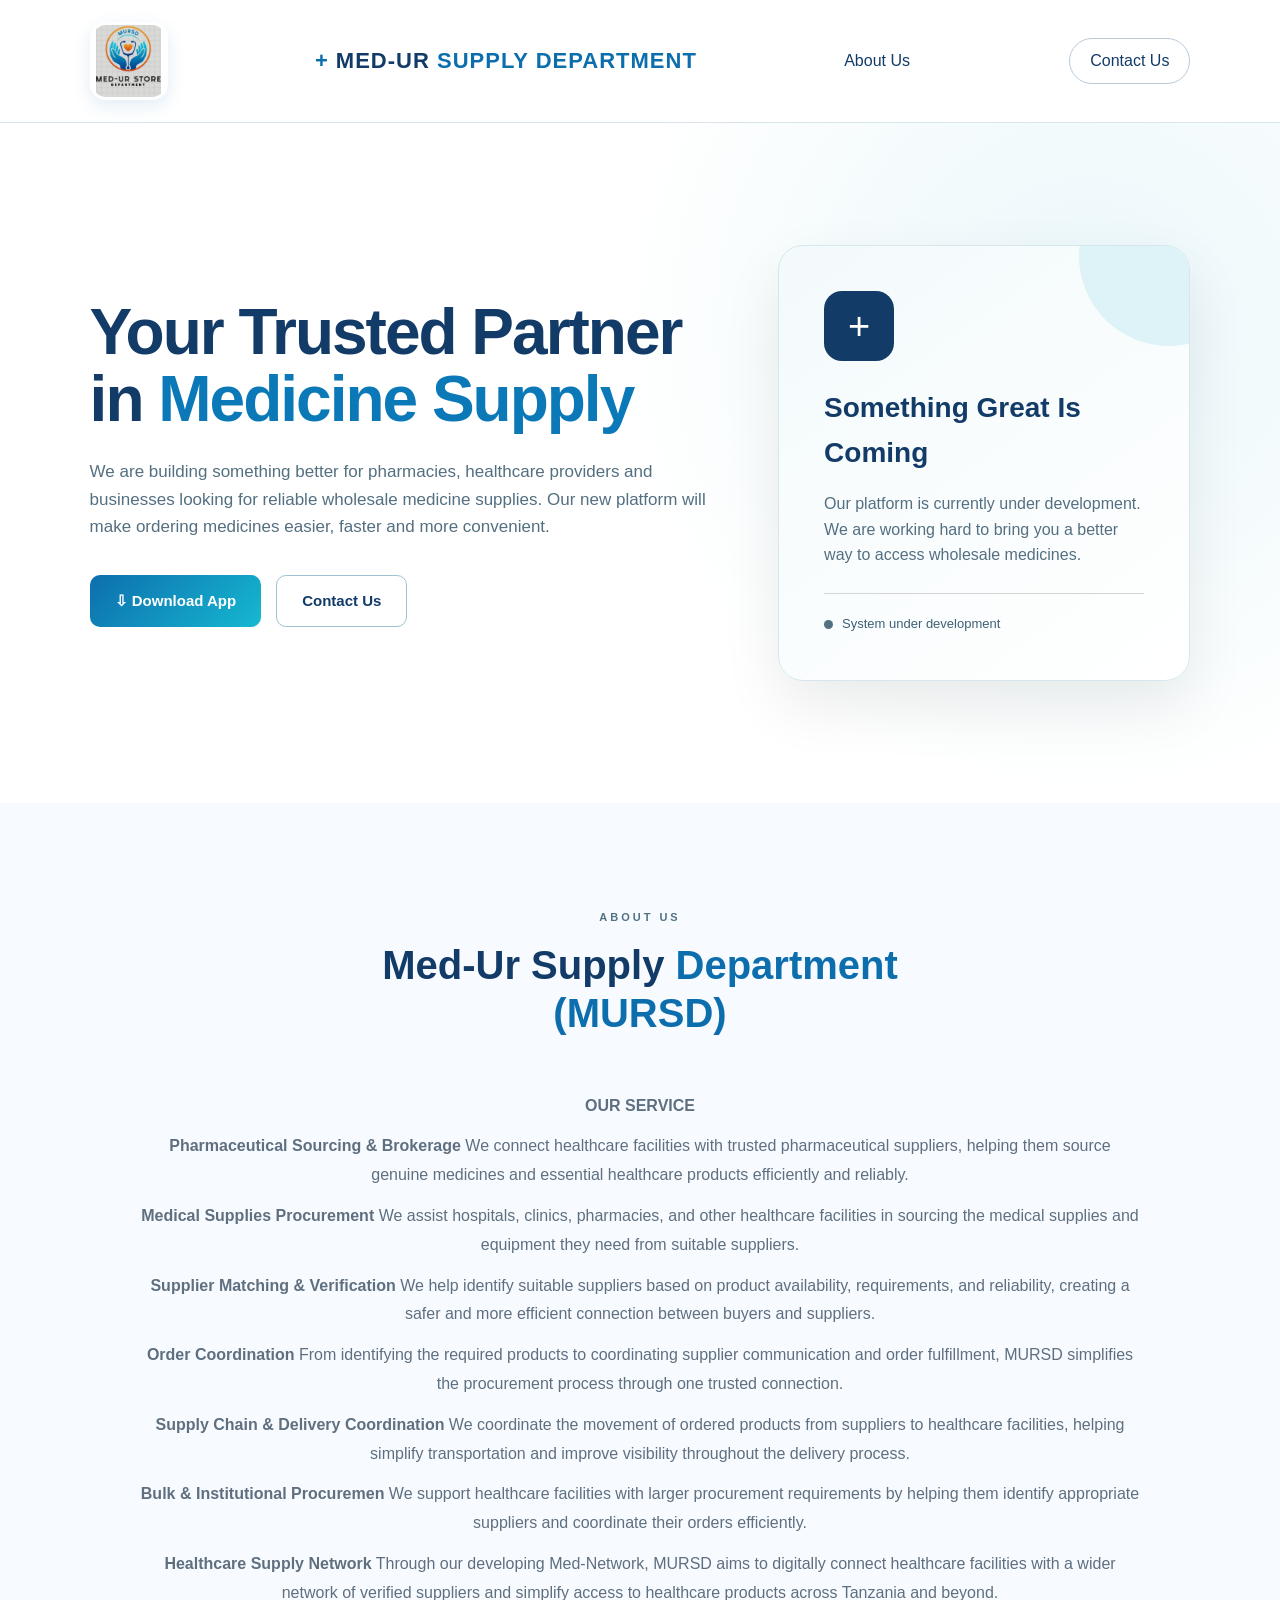
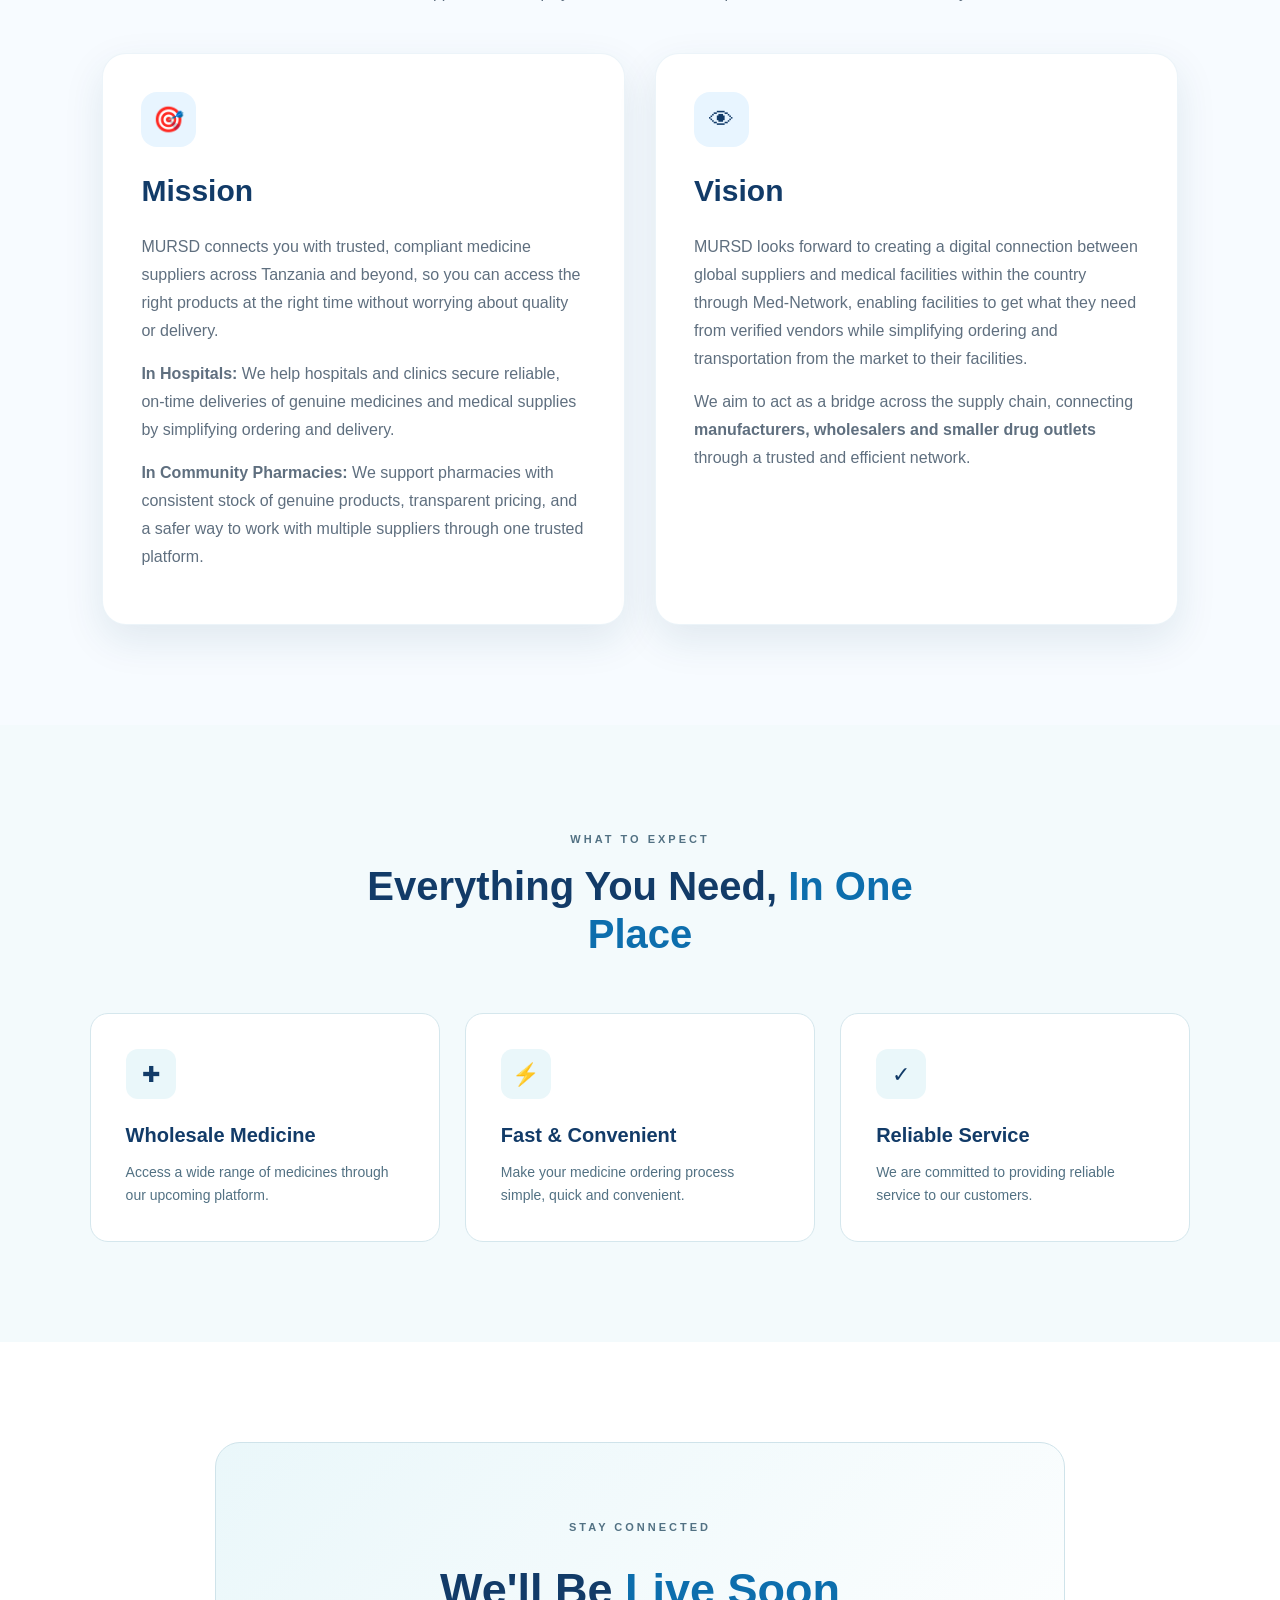
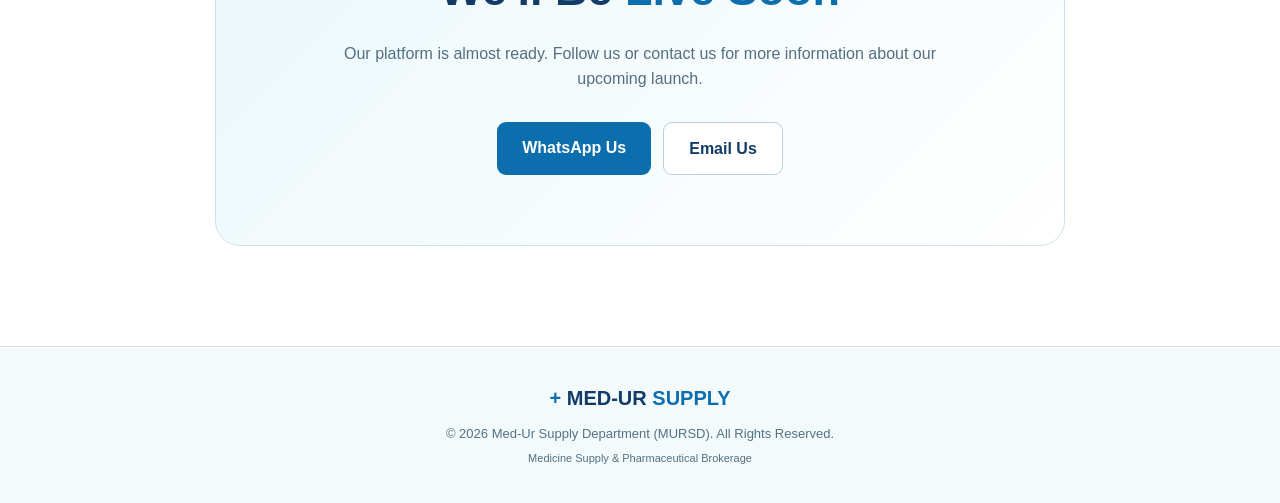
<file: index.html>
<!DOCTYPE html>
<html lang="en">
<head>
    <!-- BASIC WEBSITE SETTINGS -->
    <meta charset="UTF-8">
    <meta name="viewport" content="width=device-width, initial-scale=1.0">

    <meta name="google-site-verification" content="1g8k0EBjO1OVCb8Yj4oaMsVufzuIN-_hcDUHx2D1erY" />

    <title>Coming Soon | Med-Ur Supply Department (MURSD)</title>

    <link rel="stylesheet" href="style.css">
</head>

<body>

    <!-- =====================================================
         NAVIGATION BAR / MENU YA JUU
         ===================================================== -->
    <header class="navbar">

         <!-- COMPANY LOGO: WEKA PICHA YA LOGO HAPA -->
        <img src="mursd-logo.jpg" alt="MURSD Logo" class="brand-logo">

        <!-- LOGO / JINA LA BIASHARA: BADILISHA HAPA -->
        <div class="logo">
            <span>+</span> MED-UR <span>SUPPLY</span> <span>DEPARTMENT</span>
        </div>

        <!-- CONTACT BUTTON YA JUU -->
        <a href="#about" class="nav-about">About Us</a>
        <a href="#contact" class="nav-contact">Contact Us</a>

    </header>


    <main>

        <!-- =====================================================
             HERO SECTION
             SEHEMU KUU YA MWANZO
             ===================================================== -->
        <section class="hero">

            <!-- LEFT SIDE: HEADING, MAELEZO NA BUTTONS -->
            <div class="hero-content">

              

                <!-- MAIN HEADING -->
                <h1>
                    Your Trusted Partner in
                    <span>Medicine Supply</span>
                </h1>

                <!-- =================================================
                     ANDIKA MAELEZO YAKO HAPA
                     ================================================= -->
                <p class="description">
                    We are building something better for pharmacies,
                    healthcare providers and businesses looking for
                    reliable wholesale medicine supplies.

                    Our new platform will make ordering medicines
                    easier, faster and more convenient.
                </p>

                <!-- BUTTONS -->
                <div class="buttons">

                    <!--
                        DOWNLOAD APP BUTTON
                        HAIPELEKI POPOTE.
                        CURSOR IKIKAA JUU YAKE INAONYESHA "Coming Soon".
                    -->
                    <button class="download-btn" title="Coming Soon">
                        <span>⇩</span>
                        Download App
                    </button>

                    <!-- CONTACT BUTTON: INAENDA KWENYE CONTACT SECTION -->
                    <a href="#contact" class="contact-btn">Contact Us</a>

                </div>
            </div>


            <!-- =================================================
                 RIGHT SIDE CARD
                 ================================================= -->
            <div class="hero-card">

                <!-- CARD ICON -->
                <div class="card-icon">+</div>

                <!-- CARD TITLE -->
                <h2>Something Great Is Coming</h2>

                <!-- CARD DESCRIPTION: BADILISHA HAPA UKITAKA -->
                <p>
                    Our platform is currently under development.
                    We are working hard to bring you a better
                    way to access wholesale medicines.
                </p>

                <!-- DECORATION LINE -->
                <div class="card-line"></div>

                <!-- SYSTEM STATUS -->
                <div class="status">
                    <span class="status-dot"></span>
                    System under development
                </div>

            </div>
        </section>


        <!-- =====================================================
             ABOUT US SECTION
             KUHUSU MED-UR SUPPLY DEPARTMENT (MURSD)
             ===================================================== -->
        <section id="about" class="about-section">

            <div class="section-title">
                <small>ABOUT US</small>

                <h2>Med-Ur Supply <span>Department (MURSD)</span></h2>
            </div>

            <div class="about-intro">
                <p><b>OUR SERVICE</b></p>
                <p>
                   <b>Pharmaceutical Sourcing & Brokerage</b>
                We connect healthcare facilities with trusted pharmaceutical suppliers, helping them source genuine medicines and essential healthcare products efficiently and reliably.
                </p>
                <p>
                    <b>Medical Supplies Procurement</b>
                    We assist hospitals, clinics, pharmacies, and other healthcare facilities in sourcing the medical supplies and equipment they need from suitable suppliers.
                </p>
                <p>
                    <b>Supplier Matching & Verification</b>
                We help identify suitable suppliers based on product availability, requirements, and reliability, creating a safer and more efficient connection between buyers and suppliers.
                </p>
                <p>
                    <b>Order Coordination</b>
                    From identifying the required products to coordinating supplier communication and order fulfillment, MURSD simplifies the procurement process through one trusted connection.
                </p>
                <p>
                    <b>Supply Chain & Delivery Coordination</b>
                    We coordinate the movement of ordered products from suppliers to healthcare facilities, helping simplify transportation and improve visibility throughout the delivery process.
                </p>
                <p>
                    <b>Bulk & Institutional Procuremen</b>
                    We support healthcare facilities with larger procurement requirements by helping them identify appropriate suppliers and coordinate their orders efficiently.
                </p>
                <p>
                    <b>Healthcare Supply Network</b>
                    Through our developing Med-Network, MURSD aims to digitally connect healthcare facilities with a wider network of verified suppliers and simplify access to healthcare products across Tanzania and beyond.

                </p>
            </div>

            <div class="about-container">

                <!-- MISSION -->
                <div class="about-card">
                    <div class="about-icon">🎯</div>
                    <h3>Mission</h3>
                    <p>
                        MURSD connects you with trusted, compliant medicine suppliers across
                        Tanzania and beyond, so you can access the right products at the right
                        time without worrying about quality or delivery.
                    </p>
                    <p>
                        <strong>In Hospitals:</strong> We help hospitals and clinics secure
                        reliable, on-time deliveries of genuine medicines and medical supplies
                        by simplifying ordering and delivery.
                    </p>
                    <p>
                        <strong>In Community Pharmacies:</strong> We support pharmacies with
                        consistent stock of genuine products, transparent pricing, and a safer
                        way to work with multiple suppliers through one trusted platform.
                    </p>
                </div>

                <!-- VISION -->
                <div class="about-card">
                    <div class="about-icon">👁</div>
                    <h3>Vision</h3>
                    <p>
                        MURSD looks forward to creating a digital connection between global
                        suppliers and medical facilities within the country through Med-Network,
                        enabling facilities to get what they need from verified vendors while
                        simplifying ordering and transportation from the market to their facilities.
                    </p>
                    <p>
                        We aim to act as a bridge across the supply chain, connecting
                        <strong>manufacturers, wholesalers and smaller drug outlets</strong>
                        through a trusted and efficient network.
                    </p>
                </div>

            </div>
        </section>


        <!-- =====================================================
             FEATURES SECTION
             VITU AMBAVYO WATEJA WATAPATA
             ===================================================== -->
        <section class="features">

            <!-- FEATURES TITLE -->
            <div class="section-title">
                <small>WHAT TO EXPECT</small>

                <h2>
                    Everything You Need,
                    <span>In One Place</span>
                </h2>
            </div>


            <!-- FEATURE CARDS -->
            <div class="feature-container">

                <!-- FEATURE 1 -->
                <div class="feature-card">
                    <div class="feature-icon">✚</div>

                    <h3>Wholesale Medicine</h3>

                    <p>
                        Access a wide range of medicines
                        through our upcoming platform.
                    </p>
                </div>


                <!-- FEATURE 2 -->
                <div class="feature-card">
                    <div class="feature-icon">⚡</div>

                    <h3>Fast & Convenient</h3>

                    <p>
                        Make your medicine ordering process
                        simple, quick and convenient.
                    </p>
                </div>


                <!-- FEATURE 3 -->
                <div class="feature-card">
                    <div class="feature-icon">✓</div>

                    <h3>Reliable Service</h3>

                    <p>
                        We are committed to providing
                        reliable service to our customers.
                    </p>
                </div>

            </div>
        </section>


        <!-- =====================================================
             CONTACT SECTION
             SEHEMU YA MAWASILIANO
             ===================================================== -->
        <section id="contact" class="contact-section">

            <div class="contact-box">

                <small>STAY CONNECTED</small>

                <h2>
                    We'll Be <span>Live Soon</span>
                </h2>

                <!-- ANDIKA MAELEZO YA MAWASILIANO HAPA -->
                <p>
                    Our platform is almost ready.
                    Follow us or contact us for more information
                    about our upcoming launch.
                </p>

                <!-- CONTACT BUTTONS -->
                <div class="contact-buttons">

                    <!-- BADILISHA # UWEKE LINK YA WHATSAPP YAKO -->
                    <a href="https://wa.me/255615256574" class="whatsapp-btn">WhatsApp Us</a>

                    <!-- BADILISHA EMAIL HII UWEKE EMAIL YAKO -->
                    <a href="mailto:medurdepaetment27@gmail.com" class="email-btn">
                        Email Us
                    </a>

                </div>
            </div>

        </section>

    </main>


    <!-- =====================================================
         FOOTER / SEHEMU YA CHINI YA WEBSITE
         ===================================================== -->
    <footer>

        <!-- FOOTER LOGO -->
        <div class="footer-logo">
            <span>+</span> MED-UR <span>SUPPLY</span>
        </div>

        <!-- COPYRIGHT -->
        <p>© 2026 Med-Ur Supply Department (MURSD). All Rights Reserved.</p>

        <!-- FOOTER DESCRIPTION -->
        <p class="footer-note">Medicine Supply & Pharmaceutical Brokerage</p>

    </footer>

</body>
</html>
</file>
<file: style.css>
/* =========================================================
   GLOBAL SETTINGS / SETTINGS ZA WEBSITE NZIMA
   ========================================================= */

* {
    margin: 0;
    padding: 0;
    box-sizing: border-box;
}

html {
    scroll-behavior: smooth;
}


/* =========================================================
   BODY / MUONEKANO WA MSINGI
   ========================================================= */

body {
    font-family: Arial, Helvetica, sans-serif;
    background: #ffffff;
    color: #123B68;
    line-height: 1.6;
}


/* =========================================================
   NAVIGATION BAR / MENU YA JUU
   ========================================================= */

.navbar {
    width: 100%;
    padding: 22px 7%;
    display: flex;
    justify-content: space-between;
    align-items: center;
    background: rgba(255, 255, 255, 0.95);
    border-bottom: 1px solid #D6E6EC;

    /* Navbar ibaki juu wakati wa scrolling */
    position: sticky;
    top: 0;
    z-index: 100;
}


/* COMPANY IMAGE LOGO / LOGO YA PICHA JUU */
.brand-logo {
    width: 78px;
    height: 78px;
    object-fit: contain;
    border-radius: 16px;
    background: white;
    padding: 3px;
    box-shadow: 0 6px 18px rgba(13, 110, 173, 0.12);
}

/* LOGO */
.logo {
    font-size: 22px;
    font-weight: 800;
    letter-spacing: 1px;
}

.logo span {
    color: #0D6EAD;
}


/* CONTACT BUTTON YA NAVBAR */
.nav-contact {
    text-decoration: none;
    color: #123B68;
    border: 1px solid #B8C9D8;
    padding: 9px 20px;
    border-radius: 30px;
    transition: 0.3s;
}

.nav-contact:hover {
    background: #0D6EAD;
    color: white;
}


/* =========================================================
   HERO SECTION / SEHEMU KUU YA MWANZO
   ========================================================= */

.hero {
    min-height: 680px;
    padding: 80px 7%;

    /* Tunagawa hero kuwa sehemu mbili */
    display: grid;
    grid-template-columns: 1.2fr 0.8fr;

    gap: 70px;
    align-items: center;

    /* White + silver background */
    background:
        radial-gradient(
            circle at 85% 30%,
            #EAF7FA 0%,
            #ffffff 40%
        );
}


/* HERO CONTENT YA KUSHOTO */
.hero-content {
    max-width: 720px;
}


/* =========================================================
   COMING SOON BADGE
   ========================================================= */

.badge {
    display: inline-block;
    padding: 8px 16px;
    border-radius: 30px;
    background: #EAF7FA;
    border: 1px solid #B9D8E2;
    color: #3E6075;
    font-size: 13px;
    margin-bottom: 25px;
}


/* =========================================================
   HERO HEADING / KICHWA KIKUU
   ========================================================= */

.hero h1 {
    font-size: clamp(42px, 5vw, 70px);
    line-height: 1.05;
    margin-bottom: 25px;
    letter-spacing: -2px;
}

.hero h1 span {
    color: #0B79B7;
}


/* =========================================================
   HERO DESCRIPTION / MAELEZO
   ========================================================= */

.description {
    max-width: 620px;
    color: #536F80;
    font-size: 17px;
    margin-bottom: 35px;
}


/* =========================================================
   BUTTONS CONTAINER
   ========================================================= */

.buttons {
    display: flex;
    gap: 15px;
    flex-wrap: wrap;
}


/* =========================================================
   DOWNLOAD + CONTACT BUTTONS
   ========================================================= */

.download-btn,
.contact-btn {
    height: 52px;
    padding: 0 25px;
    border-radius: 10px;
    font-size: 15px;
    font-weight: 600;
    cursor: pointer;
    transition: 0.3s;
}


/* =========================================================
   DOWNLOAD APP BUTTON
   ========================================================= */

.download-btn {
    border: none;
    background: linear-gradient(135deg, #0D6EAD, #16B8D1);
    color: white;
    position: relative;
}

.download-btn:hover {
    background: #3E6075;
    transform: translateY(-3px);
}


/* =========================================================
   TOOLTIP
   "COMING SOON" INAONEKANA CURSOR IKIKAA JUU YA BUTTON
   ========================================================= */

.download-btn::after {
    content: "Coming Soon";

    position: absolute;
    bottom: -43px;
    left: 50%;
    transform: translateX(-50%);

    background: #EAF7FA;
    color: #123B68;
    border: 1px solid #B8D1DAccc;

    padding: 6px 12px;
    border-radius: 6px;

    font-size: 12px;
    white-space: nowrap;

    /* Ianze ikiwa haionekani */
    opacity: 0;

    /* Tooltip isizuie mouse */
    pointer-events: none;

    transition: 0.25s;
}


/* Cursor ikikaa juu ya Download App */
.download-btn:hover::after {
    opacity: 1;
}


/* =========================================================
   CONTACT BUTTON
   ========================================================= */

.contact-btn {
    display: flex;
    align-items: center;
    text-decoration: none;
    border: 1px solid #9FC3D2;
    color: #123B68;
    background: white;
}

.contact-btn:hover {
    background: #EAF7FA;
    transform: translateY(-3px);
}


/* =========================================================
   HERO RIGHT CARD
   ========================================================= */

.hero-card {
    background: linear-gradient(
        145deg,
        #F3FAFC,
        #ffffff
    );

    border: 1px solid #D5E7ED;
    border-radius: 25px;
    padding: 45px;

    box-shadow:
        0 25px 60px rgba(0, 0, 0, 0.08);

    position: relative;
    overflow: hidden;
}


/* Circle ya decoration nyuma ya card */
.hero-card::before {
    content: "";
    width: 180px;
    height: 180px;
    border-radius: 50%;
    background: #DDF3F7;

    position: absolute;
    top: -80px;
    right: -70px;
}


/* CARD ICON */
.card-icon {
    width: 70px;
    height: 70px;

    display: flex;
    align-items: center;
    justify-content: center;

    background: #123B68;
    color: white;

    font-size: 38px;
    border-radius: 18px;
    margin-bottom: 25px;
}


/* CARD TITLE */
.hero-card h2 {
    font-size: 28px;
    margin-bottom: 15px;
}


/* CARD DESCRIPTION */
.hero-card p {
    color: #536F80;
    margin-bottom: 25px;
}


/* DECORATION LINE */
.card-line {
    height: 1px;
    background: #d5d5d5;
    margin-bottom: 20px;
}


/* =========================================================
   SYSTEM STATUS
   ========================================================= */

.status {
    font-size: 13px;
    color: #3E6075;

    display: flex;
    align-items: center;
    gap: 9px;
}


/* Status dot */
.status-dot {
    width: 9px;
    height: 9px;
    border-radius: 50%;
    background: #527183;

    /* Dot inafanya animation */
    animation: pulse 1.5s infinite;
}


/* Animation ya status dot */
@keyframes pulse {
    0% {
        opacity: 1;
    }

    50% {
        opacity: 0.3;
    }

    100% {
        opacity: 1;
    }
}


/* =========================================================
   FEATURES SECTION
   ========================================================= */

.features {
    padding: 100px 7%;
    background: #F3FAFC;
}


/* FEATURES TITLE */
.section-title {
    text-align: center;
    max-width: 650px;
    margin: auto;
    margin-bottom: 55px;
}

.section-title small,
.contact-box small {
    letter-spacing: 3px;
    font-size: 11px;
    color: #527183;
    font-weight: bold;
}

.section-title h2 {
    font-size: 40px;
    line-height: 1.2;
    margin-top: 12px;
}

.section-title h2 span {
    color: #0D6EAD;
}


/* =========================================================
   FEATURE CARDS CONTAINER
   ========================================================= */

.feature-container {
    display: grid;

    /* Cards 3 kwenye computer */
    grid-template-columns: repeat(3, 1fr);

    gap: 25px;
}


/* =========================================================
   FEATURE CARD
   ========================================================= */

.feature-card {
    background: white;
    border: 1px solid #D5E7ED;
    border-radius: 18px;
    padding: 35px;
    transition: 0.3s;
}


/* Hover effect ya feature card */
.feature-card:hover {
    transform: translateY(-7px);

    box-shadow:
        0 15px 35px rgba(0,0,0,0.08);
}


/* FEATURE ICON */
.feature-icon {
    width: 50px;
    height: 50px;
    border-radius: 12px;

    display: flex;
    align-items: center;
    justify-content: center;

    background: #EAF7FA;
    font-size: 22px;
    margin-bottom: 20px;
}


/* FEATURE TITLE */
.feature-card h3 {
    margin-bottom: 10px;
    font-size: 20px;
}


/* FEATURE DESCRIPTION */
.feature-card p {
    color: #527183;
    font-size: 14px;
}


/* =========================================================
   CONTACT SECTION
   ========================================================= */

.contact-section {
    padding: 100px 7%;
    background: white;
}


/* CONTACT BOX */
.contact-box {
    max-width: 850px;
    margin: auto;
    text-align: center;

    padding: 70px 30px;
    border-radius: 25px;

    background: linear-gradient(
        135deg,
        #EAF7FA,
        #ffffff
    );

    border: 1px solid #CFE3EA;
}


/* CONTACT HEADING */
.contact-box h2 {
    font-size: 45px;
    margin: 15px 0;
}

.contact-box h2 span {
    color: #0D6EAD;
}


/* CONTACT DESCRIPTION */
.contact-box p {
    max-width: 600px;
    margin: auto;
    color: #536F80;
    margin-bottom: 30px;
}


/* CONTACT BUTTONS */
.contact-buttons {
    display: flex;
    justify-content: center;
    gap: 12px;
    flex-wrap: wrap;
}


/* WHATSAPP + EMAIL BUTTONS */
.whatsapp-btn,
.email-btn {
    padding: 13px 25px;
    border-radius: 9px;
    text-decoration: none;
    font-weight: 600;
    transition: 0.3s;
}


/* WHATSAPP BUTTON */
.whatsapp-btn {
    background: #0D6EAD;
    color: white;
}


/* EMAIL BUTTON */
.email-btn {
    background: white;
    color: #123B68;
    border: 1px solid #B8D1DA;
}


/* Hover effect */
.whatsapp-btn:hover,
.email-btn:hover {
    transform: translateY(-3px);
}


/* =========================================================
   FOOTER
   ========================================================= */

footer {
    padding: 35px 7%;
    border-top: 1px solid #ddd;
    text-align: center;
    background: #F3FAFC;
}


/* FOOTER LOGO */
.footer-logo {
    font-size: 20px;
    font-weight: bold;
    margin-bottom: 10px;
}

.footer-logo span {
    color: #0D6EAD;
}


/* FOOTER TEXT */
footer p {
    color: #527183;
    font-size: 13px;
}


/* FOOTER SMALL TEXT */
.footer-note {
    margin-top: 5px;
    font-size: 11px;
}


/* =========================================================
   TABLET / SCREEN CHINI YA 850px
   ========================================================= */

@media (max-width: 850px) {

    /* Hero iwe column moja */
    .hero {
        grid-template-columns: 1fr;
        padding-top: 60px;
        gap: 50px;
    }

    /* Heading iwe ndogo */
    .hero h1 {
        font-size: 45px;
    }

    /* Card iwe na padding ndogo */
    .hero-card {
        padding: 30px;
    }

    /* Feature cards ziwe moja chini ya nyingine */
    .feature-container {
        grid-template-columns: 1fr;
    }

    /* Section heading */
    .section-title h2 {
        font-size: 32px;
    }

    /* Contact heading */
    .contact-box h2 {
        font-size: 34px;
    }
}


/* =========================================================
   MOBILE PHONE / SCREEN CHINI YA 500px
   ========================================================= */

@media (max-width: 500px) {

    /* Navbar padding ya simu */
    .navbar {
        padding: 18px 5%;
    }

    /* Logo ya picha kwenye simu */
    .brand-logo {
        width: 58px;
        height: 58px;
    }

    /* Navbar contact button */
    .nav-contact {
        padding: 7px 15px;
        font-size: 13px;
    }

    /* Hero padding ya simu */
    .hero {
        padding: 55px 5%;
    }

    /* Hero heading ya simu */
    .hero h1 {
        font-size: 39px;
        letter-spacing: -1px;
    }

    /* Description ya simu */
    .description {
        font-size: 15px;
    }

    /* Buttons ziwe full width */
    .download-btn,
    .contact-btn {
        width: 100%;
        justify-content: center;
    }

    /* Features na contact padding */
    .features,
    .contact-section {
        padding: 70px 5%;
    }
}


/* =====================================================
   ABOUT US SECTION
   MUONEKANO WA COMPANY PROFILE, MISSION NA VISION
   ===================================================== */
.about-section{
    padding:100px 8%;
    background:#f7fbff;
}

.about-intro{
    max-width:1000px;
    margin:0 auto 45px;
    text-align:center;
}

.about-intro p{
    color:#5f6f7f;
    line-height:1.8;
    margin:12px 0;
}

.about-container{
    display:grid;
    grid-template-columns:repeat(2,1fr);
    gap:30px;
    max-width:1100px;
    margin:auto;
}

.about-card{
    background:#fff;
    padding:38px;
    border-radius:24px;
    box-shadow:0 15px 40px rgba(20,70,100,.10);
    border:1px solid rgba(20,120,180,.08);
}

.about-icon{
    width:55px;
    height:55px;
    display:flex;
    align-items:center;
    justify-content:center;
    border-radius:16px;
    background:#e8f5ff;
    font-size:25px;
    margin-bottom:20px;
}

.about-card h3{
    font-size:30px;
    margin-bottom:18px;
}

.about-card p{
    color:#5f6f7f;
    line-height:1.75;
    margin-bottom:15px;
}

.nav-about{
    text-decoration:none;
    margin-right:12px;
    color:inherit;
}

@media(max-width:800px){
    .about-section{padding:75px 6%;}
    .about-container{grid-template-columns:1fr;}
    .about-card{padding:28px;}
}
</file>
